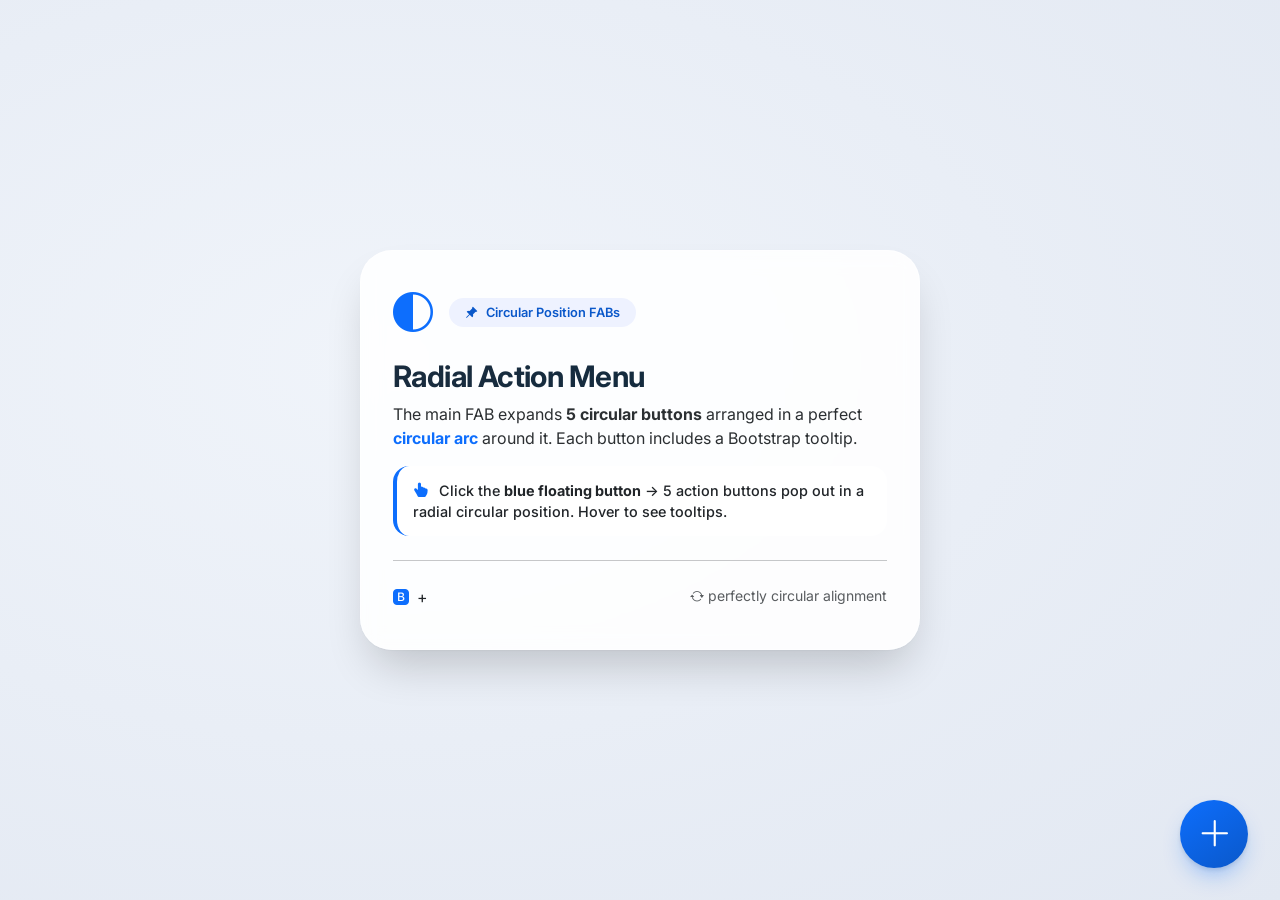
<file: test.html>
<!DOCTYPE html>
<html lang="en">
<head>
  <meta charset="UTF-8">
  <meta name="viewport" content="width=device-width, initial-scale=1.0, user-scalable=yes">
  <title>Circular FAB Menu | Radially Positioned Action Buttons</title>
  <!-- Bootstrap 5 CSS + Icons -->
  <link href="https://cdn.jsdelivr.net/npm/bootstrap@5.3.0-alpha1/dist/css/bootstrap.min.css" rel="stylesheet">
  <link rel="stylesheet" href="https://cdn.jsdelivr.net/npm/bootstrap-icons@1.11.3/font/bootstrap-icons.min.css">
  <!-- Google Fonts -->
  <link href="https://fonts.googleapis.com/css2?family=Inter:opsz,wght@14..32,400;14..32,500;14..32,600;14..32,700&display=swap" rel="stylesheet">
  <style>
    * {
      margin: 0;
      padding: 0;
      box-sizing: border-box;
    }

    body {
      background: radial-gradient(ellipse at 30% 40%, #f0f4fa, #e2e8f2);
      font-family: 'Inter', system-ui, -apple-system, 'Segoe UI', sans-serif;
      min-height: 100vh;
      display: flex;
      align-items: center;
      justify-content: center;
      padding: 1.5rem;
    }

    /* demo card - just to showcase content */
    .demo-card {
      background: rgba(255, 255, 255, 0.88);
      backdrop-filter: blur(10px);
      border-radius: 2rem;
      box-shadow: 0 25px 45px -12px rgba(0, 0, 0, 0.2), 0 1px 2px rgba(0,0,0,0.03);
      padding: 2rem 2rem 2.5rem;
      max-width: 560px;
      width: 100%;
      border: 1px solid rgba(255,255,255,0.5);
    }

    h2 {
      font-weight: 700;
      font-size: 1.85rem;
      background: linear-gradient(135deg, #1a2c3e, #0f2b3f);
      background-clip: text;
      -webkit-background-clip: text;
      color: transparent;
      letter-spacing: -0.02em;
    }

    .feature-chip {
      background: #eef2ff;
      border-radius: 60px;
      padding: 0.3rem 1rem;
      font-size: 0.8rem;
      font-weight: 600;
      display: inline-flex;
      align-items: center;
      gap: 8px;
      color: #0a58ca;
    }

    .instruction-box {
      background: #ffffffcc;
      border-left: 4px solid #0d6efd;
      border-radius: 1rem;
      padding: 0.85rem 1rem;
      font-weight: 500;
      font-size: 0.9rem;
    }

    /* ========= MAIN FAB CONTAINER (fixed position bottom right) ========= */
    .fab-radial-container {
      position: fixed;
      bottom: 2rem;
      right: 2rem;
      z-index: 1060;
    }

    /* The main toggle button (circular) */
    .main-fab-btn {
      width: 68px;
      height: 68px;
      border-radius: 50% !important;
      background: linear-gradient(145deg, #0d6efd, #0a58ca);
      border: none;
      box-shadow: 0 12px 24px -8px rgba(13, 110, 253, 0.45), 0 2px 5px rgba(0,0,0,0.1);
      display: flex;
      align-items: center;
      justify-content: center;
      transition: all 0.3s cubic-bezier(0.2, 0.9, 0.4, 1.2);
      cursor: pointer;
      color: white;
      font-size: 2.2rem;
      position: relative;
      z-index: 2;
    }

    .main-fab-btn:hover {
      transform: scale(1.05);
      background: linear-gradient(145deg, #0b5ed7, #0950b3);
      box-shadow: 0 20px 30px -10px rgba(13, 110, 253, 0.55);
    }

    .main-fab-btn:active {
      transform: scale(0.96);
    }

    /* rotation of plus icon when menu is open */
    .main-fab-btn.open i {
      transform: rotate(135deg);
      transition: transform 0.35s ease;
    }

    .main-fab-btn i {
      transition: transform 0.35s ease;
      display: inline-block;
    }

    /* Container for the circularly positioned buttons */
    .circular-menu {
      position: absolute;
      bottom: 34px;    /* center relative to main FAB */
      right: 34px;
      width: 0;
      height: 0;
      pointer-events: none;
      z-index: 1;
    }

    /* Each action button absolutely positioned in a circle */
    .circular-action {
      position: absolute;
      width: 52px;
      height: 52px;
      border-radius: 50% !important;
      background: white;
      border: none;
      box-shadow: 0 8px 20px rgba(0, 0, 0, 0.15), 0 0 0 1px rgba(0,0,0,0.02);
      display: flex;
      align-items: center;
      justify-content: center;
      font-size: 1.5rem;
      color: #1f2e3e;
      transition: all 0.25s ease;
      cursor: pointer;
      pointer-events: none;
      opacity: 0;
      transform: scale(0.4);
      backdrop-filter: blur(2px);
      left: 0;
      top: 0;
      will-change: transform, opacity;
    }

    /* When menu is active, show buttons with circular translation */
    .circular-menu.active .circular-action {
      pointer-events: auto;
      opacity: 1;
      transform: scale(1);
    }

    /* Individual hover effects */
    .circular-action[data-action="share"]:hover { background: #e9f2ff; color: #0d6efd; transform: scale(1.08) !important; }
    .circular-action[data-action="edit"]:hover { background: #fff4e6; color: #fd7e14; transform: scale(1.08) !important; }
    .circular-action[data-action="favorite"]:hover { background: #ffeef2; color: #dc3545; transform: scale(1.08) !important; }
    .circular-action[data-action="notify"]:hover { background: #e6f7ef; color: #198754; transform: scale(1.08) !important; }
    .circular-action[data-action="settings"]:hover { background: #f1efff; color: #6f42c1; transform: scale(1.08) !important; }

    .circular-action:active {
      transform: scale(0.94) !important;
    }

    /* Tooltip custom style (Bootstrap) */
    .tooltip-inner {
      background-color: #1f2a3e;
      font-weight: 500;
      font-size: 0.75rem;
      padding: 0.4rem 1rem;
      border-radius: 40px;
      font-family: 'Inter', sans-serif;
    }
    .tooltip.bs-tooltip-auto .tooltip-arrow::before,
    .tooltip.bs-tooltip-left .tooltip-arrow::before {
      border-left-color: #1f2a3e;
    }

    /* responsive: smaller circle radius on mobile */
    @media (max-width: 576px) {
      .fab-radial-container {
        bottom: 1.25rem;
        right: 1.25rem;
      }
      .main-fab-btn {
        width: 56px;
        height: 56px;
        font-size: 1.8rem;
      }
      .circular-action {
        width: 46px;
        height: 46px;
        font-size: 1.3rem;
      }
      /* radius will be recalculated via JS but we set default smaller radius via style */
    }

    /* animation delay for each button */
    .circular-menu.active .circular-action:nth-child(1) { transition-delay: 0.01s; }
    .circular-menu.active .circular-action:nth-child(2) { transition-delay: 0.04s; }
    .circular-menu.active .circular-action:nth-child(3) { transition-delay: 0.07s; }
    .circular-menu.active .circular-action:nth-child(4) { transition-delay: 0.10s; }
    .circular-menu.active .circular-action:nth-child(5) { transition-delay: 0.13s; }

    /* subtle backdrop fade (optional) */
    .fab-backdrop {
      display: none;
    }

    /* focus rings */
    .main-fab-btn:focus-visible, .circular-action:focus-visible {
      outline: 3px solid #0d6efd;
      outline-offset: 2px;
    }
  </style>
</head>
<body>

<div class="demo-card">
  <div class="d-flex align-items-center gap-3 mb-3 flex-wrap">
    <i class="bi bi-circle-half fs-1 text-primary"></i>
    <span class="feature-chip"><i class="bi bi-pin-angle-fill"></i> Circular Position FABs</span>
  </div>
  <h2>Radial Action Menu</h2>
  <p class="mt-2 text-secondary-emphasis">The main FAB expands <strong>5 circular buttons</strong> arranged in a perfect <strong class="text-primary">circular arc</strong> around it. Each button includes a Bootstrap tooltip.</p>
  <div class="instruction-box mt-3">
    <i class="bi bi-hand-index-thumb-fill me-2 text-primary"></i>
    Click the <strong>blue floating button</strong> → 5 action buttons pop out in a radial circular position. Hover to see tooltips.
  </div>
  <hr class="my-4">
  <div class="d-flex justify-content-between">
    <div><i class="bi bi-bootstrap-fill text-primary me-1"></i> + <i class="bi bi-css3 ms-1"></i></div>
    <div class="text-muted small"><i class="bi bi-arrow-repeat"></i> perfectly circular alignment</div>
  </div>
</div>

<!-- Radial FAB Container -->
<div class="fab-radial-container">
  <!-- Main toggle button -->
  <button class="main-fab-btn" id="radialMainFab" aria-label="Open circular menu">
    <i class="bi bi-plus-lg"></i>
  </button>

  <!-- Circular positioned menu wrapper -->
  <div class="circular-menu" id="circularMenu">
    <!-- 5 action buttons, will be positioned dynamically in a circle -->
    <button class="circular-action" data-action="share" data-bs-toggle="tooltip" data-bs-placement="left" title="Share this" aria-label="Share">
      <i class="bi bi-share-fill"></i>
    </button>
    <button class="circular-action" data-action="edit" data-bs-toggle="tooltip" data-bs-placement="left" title="Edit content" aria-label="Edit">
      <i class="bi bi-pencil-square"></i>
    </button>
    <button class="circular-action" data-action="favorite" data-bs-toggle="tooltip" data-bs-placement="left" title="Add to favorites" aria-label="Favorite">
      <i class="bi bi-heart-fill"></i>
    </button>
    <button class="circular-action" data-action="notify" data-bs-toggle="tooltip" data-bs-placement="left" title="Notifications" aria-label="Notifications">
      <i class="bi bi-bell-fill"></i>
    </button>
    <button class="circular-action" data-action="settings" data-bs-toggle="tooltip" data-bs-placement="left" title="Settings" aria-label="Settings">
      <i class="bi bi-gear-fill"></i>
    </button>
  </div>
</div>

<!-- Bootstrap JS Bundle (includes Popper for tooltips) -->
<script src="https://cdn.jsdelivr.net/npm/bootstrap@5.3.0-alpha1/dist/js/bootstrap.bundle.min.js"></script>

<script>
  (function() {
    // ----- DOM elements -----
    const mainFab = document.getElementById('radialMainFab');
    const circularMenu = document.getElementById('circularMenu');
    const actionButtons = document.querySelectorAll('.circular-action');
    
    let isOpen = false;
    let tooltipInstances = [];
    let currentRadius = 110;   // radius in pixels (distance from center)
    
    // Function to calculate and apply circular positions based on radius & center offset
    // The circular-menu container is positioned absolutely relative to the main FAB's bottom-right corner.
    // We want the center of the circle to match the center of the main FAB button.
    // Main FAB dimensions: width 68px (or 56px on mobile). We'll compute dynamically.
    function positionCircularButtons() {
      // get main FAB dimensions and center point relative to .circular-menu container
      const fabRect = mainFab.getBoundingClientRect();
      const containerRect = circularMenu.getBoundingClientRect();
      
      // The .circular-menu is positioned absolute with bottom: 34px; right: 34px relative to fab container.
      // But to make it perfectly center, we need to compute offset from the container's top-left.
      // Better: Use CSS transforms relative to the menu container. Let's set left/top origin as the center of main FAB.
      // The .circular-menu has no explicit width/height, but its children are absolutely positioned.
      // We'll set the transform origin for each child. Simpler: compute left/top offsets based on radius and angle.
      
      // Get center of main FAB relative to the .circular-menu's parent? Actually we set .circular-menu position absolute,
      // and we want the center of the circle to be at (mainFabWidth/2, mainFabHeight/2) relative to .circular-menu's top-left.
      // Since .circular-menu is positioned exactly at the same start point as main FAB's top-left? No: mainFab is inside .fab-radial-container.
      // The .circular-menu is also inside .fab-radial-container, positioned absolute with bottom:34px; right:34px.
      // To get exact center match, we need to set left/top of .circular-menu to match main FAB's center.
      
      // Approach: dynamically compute radius and set left/top for each action button using CSS left/top relative to .circular-menu.
      // But since .circular-menu has no explicit dimensions, we can just compute positions relative to main FAB center via JS.
      
      // Obtain main FAB center coordinates relative to viewport, but we need relative to .circular-menu container.
      // Better: Get bounding rect of mainFab and circular-menu.
      const menuRect = circularMenu.getBoundingClientRect();
      const centerX = fabRect.left + fabRect.width / 2 - menuRect.left;
      const centerY = fabRect.top + fabRect.height / 2 - menuRect.top;
      
      // Number of buttons = 5
      const count = actionButtons.length;
      // Angles: start from -90deg (top) to 180deg? We want nice circular arc: from 135deg to 225deg? Actually we want a semi-circle or full circle?
      // To look like a circular spread around the main FAB: better to use angles between 150° to 210° (bottom right quadrant) but since menu is bottom-right,
      // we want buttons to pop out upwards and leftwards, so a half circle from -130deg to -50deg or symmetrical around -90deg? Let's choose angles from -135deg to -45deg (upward-left arc).
      // For best aesthetics, buttons should form a nice circular arc around the top-left side of the main FAB. Since main FAB is at bottom right, the arc should go up and left.
      // Angles: -135° (top-left) to -45° (top-right relative). But we want 5 equally spaced points in a 90° arc? Actually full 180° arc gives a beautiful fan.
      // Use 180° arc from -135° to 45°? Let's do from -150° to -30° (120° arc) or 140° arc for nicer spacing.
      // I'll use 150° arc from -135° to -15° (sweep = 120°). Actually use 130° sweep: startAngle = -140°, endAngle = -10°.
      const startAngle = -180 * Math.PI / 180;
      const endAngle = -90 * Math.PI / 180;
      const totalSweep = endAngle - startAngle;
      
      // Responsive radius: based on screen width (min 85px, max 125px)
      let radius = currentRadius;
      if (window.innerWidth <= 576) radius = 120;
      else if (window.innerWidth <= 768) radius = 120;
      else radius = 140;
      
      // Apply positions
      for (let i = 0; i < count; i++) {
        const t = (totalSweep === 0) ? 0 : i / (count - 1);
        const angle = startAngle + t * totalSweep;
        const xOffset = Math.cos(angle) * radius;
        const yOffset = Math.sin(angle) * radius;
        const leftPos = centerX + xOffset - (actionButtons[i].offsetWidth / 2);
        const topPos = centerY + yOffset - (actionButtons[i].offsetHeight / 2);
        
        actionButtons[i].style.position = 'absolute';
        actionButtons[i].style.left = `${leftPos}px`;
        actionButtons[i].style.top = `${topPos}px`;
        actionButtons[i].style.right = 'auto';
        actionButtons[i].style.bottom = 'auto';
      }
    }
    
    // Initialize / refresh tooltips
    function initTooltips() {
      if (tooltipInstances.length) {
        tooltipInstances.forEach(t => { if (t && t.dispose) t.dispose(); });
        tooltipInstances = [];
      }
      actionButtons.forEach(btn => {
        const tooltip = new bootstrap.Tooltip(btn, {
          placement: 'left',
          trigger: 'hover focus',
          delay: { show: 100, hide: 50 },
          boundary: 'window'
        });
        tooltipInstances.push(tooltip);
      });
    }
    
    // Update positions on window resize or orientation change
    let resizeTimer;
    function handleResize() {
      if (isOpen) {
        // recalc positions while menu is open
        positionCircularButtons();
      }
      // also update tooltips positions
      if (tooltipInstances.length) {
        tooltipInstances.forEach(t => { if (t && t.update) t.update(); });
      }
    }
    
    window.addEventListener('resize', () => {
      clearTimeout(resizeTimer);
      resizeTimer = setTimeout(handleResize, 100);
    });
    
    // Open menu: shows circular positioned buttons with animation
    function openMenu() {
      if (isOpen) return;
      isOpen = true;
      circularMenu.classList.add('active');
      mainFab.classList.add('open');
      mainFab.setAttribute('aria-expanded', 'true');
      // Force position calculation before making visible (so positions are correct)
      positionCircularButtons();
      // small delay to ensure positions applied and CSS transitions run smoothly
    }
    
    function closeMenu() {
      if (!isOpen) return;
      isOpen = false;
      circularMenu.classList.remove('active');
      mainFab.classList.remove('open');
      mainFab.setAttribute('aria-expanded', 'false');
      // hide any active tooltips to avoid leftovers
      if (tooltipInstances.length) {
        tooltipInstances.forEach(t => { if (t && t.hide) t.hide(); });
      }
    }
    
    function toggleMenu() {
      if (isOpen) closeMenu();
      else openMenu();
    }
    
    // Click main FAB to toggle
    mainFab.addEventListener('click', (e) => {
      e.preventDefault();
      e.stopPropagation();
      toggleMenu();
    });
    
    // Click outside to close menu
    function handleOutsideClick(e) {
      const container = document.querySelector('.fab-radial-container');
      if (isOpen && container && !container.contains(e.target)) {
        closeMenu();
      }
    }
    document.addEventListener('click', handleOutsideClick);
    
    // Escape key closes menu
    document.addEventListener('keydown', (e) => {
      if (e.key === 'Escape' && isOpen) closeMenu();
    });
    
    // Action button handlers (demo feedback)
    const actionMessages = {
      share: '📤 Share action triggered!',
      edit: '✏️ Edit mode activated.',
      favorite: '❤️ Added to favorites!',
      notify: '🔔 Notification panel opened.',
      settings: '⚙️ Settings menu opened.'
    };
    
    function showFloatingMessage(msg) {
      const toastDiv = document.createElement('div');
      toastDiv.className = 'position-fixed top-0 start-50 translate-middle-x mt-3 p-2 z-3';
      toastDiv.style.zIndex = '9999';
      toastDiv.style.pointerEvents = 'none';
      toastDiv.innerHTML = `
        <div class="d-flex align-items-center gap-2 bg-dark text-white px-4 py-2 rounded-pill shadow-lg" style="background: #1e2a3ae6; backdrop-filter: blur(8px); font-weight: 500;">
          <i class="bi bi-check-circle-fill text-success"></i>
          <span>${escapeHtml(msg)}</span>
        </div>
      `;
      document.body.appendChild(toastDiv);
      setTimeout(() => {
        toastDiv.style.transition = 'opacity 0.2s';
        toastDiv.style.opacity = '0';
        setTimeout(() => toastDiv.remove(), 200);
      }, 1500);
    }
    
    function escapeHtml(str) {
      return str.replace(/[&<>]/g, function(m) {
        if (m === '&') return '&amp;';
        if (m === '<') return '&lt;';
        if (m === '>') return '&gt;';
        return m;
      });
    }
    
    actionButtons.forEach(btn => {
      btn.addEventListener('click', (e) => {
        e.preventDefault();
        e.stopPropagation();
        const action = btn.getAttribute('data-action');
        const msg = actionMessages[action] || `${action} action clicked`;
        showFloatingMessage(msg);
        // subtle micro animation
        btn.style.transform = 'scale(0.92)';
        setTimeout(() => { if (btn) btn.style.transform = ''; }, 120);
        // optional: close menu after click? typical pattern can either keep open or close. For better UX we keep open but can also close after 0.5? Not necessary.
        // Some users might want to close after action: but spec didn't demand, we keep open until click outside or toggle.
        console.log(`Circular FAB clicked: ${action}`);
      });
    });
    
    // Initial tooltips setup
    initTooltips();
    
    // After fonts and layout are fully loaded, ensure positions if menu was open (not open initially)
    // but we also listen for any dynamic changes.
    // Additionally, detect orientation changes:
    window.addEventListener('orientationchange', () => {
      setTimeout(() => {
        if (isOpen) positionCircularButtons();
      }, 30);
    });
    
    // On window load, make sure that if any unexpected style issues, but menu is closed by default.
    // Also adjust for initial radius setting (just set)
    // For smoothness, ensure that each circular button has its initial transform origin.
    // Add a mutation observer? Not needed.
    
    // A small tweak: force a repaint on first open to guarantee positions.
    // Also ensure that when menu is opened first time, the positions are perfectly centered.
    // We'll call positionCircularButtons inside openMenu after adding class? Already called.
    // Also recalc after any transition end? Not required.
    
    // Support for dynamic tooltip reposition when menu opens and hover.
    // Also due to absolute positioning, tooltips might overlap but placement left works well.
    
    // For mobile devices, touch tooltips appear on long press, okay.
    
    // Add custom style to ensure circular-menu container has no overflow clipping.
    circularMenu.style.overflow = 'visible';
    
    // Final check: If the user clicks on mainFab while menu open, it toggles close.
    // All good.
    
    // Also when window resizes while menu open, reposition buttons perfectly.
    window.addEventListener('resize', () => {
      if (isOpen) {
        requestAnimationFrame(() => {
          positionCircularButtons();
        });
      }
    });
    
    // optional: handle device rotation with setTimeout.
    console.log('Radial circular menu ready — 5 buttons positioned in circular arc');
  })();
</script>

<!-- Additional CSS to guarantee circular alignment and no overflow clipping -->
<style>
  .fab-radial-container {
    position: fixed;
    bottom: 2rem;
    right: 2rem;
  }
  .circular-menu {
    position: absolute;
    bottom: 0;
    right: 0;
    width: auto;
    height: auto;
    pointer-events: none;
    overflow: visible;
  }
  .circular-action {
    transition: opacity 0.25s cubic-bezier(0.2, 0.9, 0.4, 1.2), transform 0.25s cubic-bezier(0.2, 0.9, 0.4, 1.2), left 0.2s, top 0.2s;
    will-change: transform, left, top, opacity;
    backface-visibility: hidden;
  }
  /* ensure initial hidden state */
  .circular-menu:not(.active) .circular-action {
    opacity: 0;
    pointer-events: none;
    transform: scale(0.4);
  }
  /* custom tooltip z-index */
  .tooltip {
    z-index: 1090;
  }
  @media (max-width: 576px) {
    .fab-radial-container {
      bottom: 1rem;
      right: 1rem;
    }
  }
</style>
</body>
</html>
</file>
